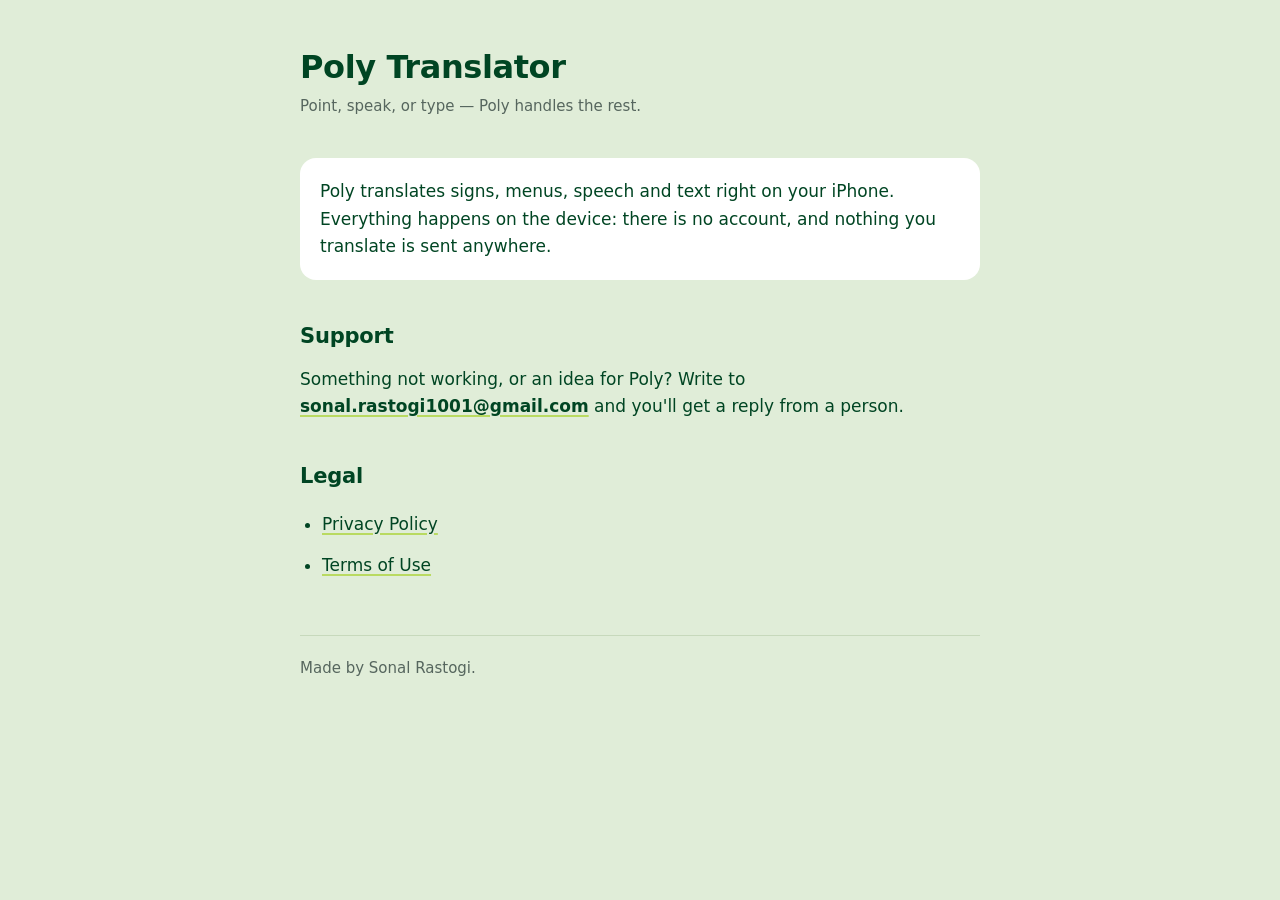
<file: index.html>
<!DOCTYPE html>
<html lang="en">
<head>
<meta charset="utf-8">
<meta name="viewport" content="width=device-width, initial-scale=1">
<title>Poly Translator</title>
<meta name="description" content="Poly translates signs, menus, speech and text right on your iPhone. No account, and nothing you translate leaves the device.">
<meta name="theme-color" content="#e0edd8">
<link rel="canonical" href="https://sonalrastogi08.github.io/poly-site/index.html">
<link rel="icon" type="image/png" href="favicon.png">
<link rel="apple-touch-icon" href="apple-touch-icon.png">
<meta property="og:type" content="website">
<meta property="og:site_name" content="Poly Translator">
<meta property="og:title" content="Poly Translator">
<meta property="og:description" content="Poly translates signs, menus, speech and text right on your iPhone. No account, and nothing you translate leaves the device.">
<meta property="og:url" content="https://sonalrastogi08.github.io/poly-site/index.html">
<meta property="og:image" content="https://sonalrastogi08.github.io/poly-site/social-preview.png">
<meta name="twitter:card" content="summary">
<link rel="stylesheet" href="style.css">
</head>
<body>
<main>
<header>
  <h1>Poly Translator</h1>
  <p class="updated">Point, speak, or type — Poly handles the rest.</p>
</header>

<p class="lede">Poly translates signs, menus, speech and text right on your iPhone.
Everything happens on the device: there is no account, and nothing you translate is sent
anywhere.</p>

<h2>Support</h2>
<p>Something not working, or an idea for Poly? Write to
<strong><a href="mailto:sonal.rastogi1001@gmail.com">sonal.rastogi1001@gmail.com</a></strong> and you'll get a reply from a person.</p>

<h2>Legal</h2>
<ul>
  <li><a href="privacy.html">Privacy Policy</a></li>
  <li><a href="terms.html">Terms of Use</a></li>
</ul>

<footer>
  <p>Made by Sonal Rastogi.</p>
</footer>
</main>
</body>
</html>
</file>
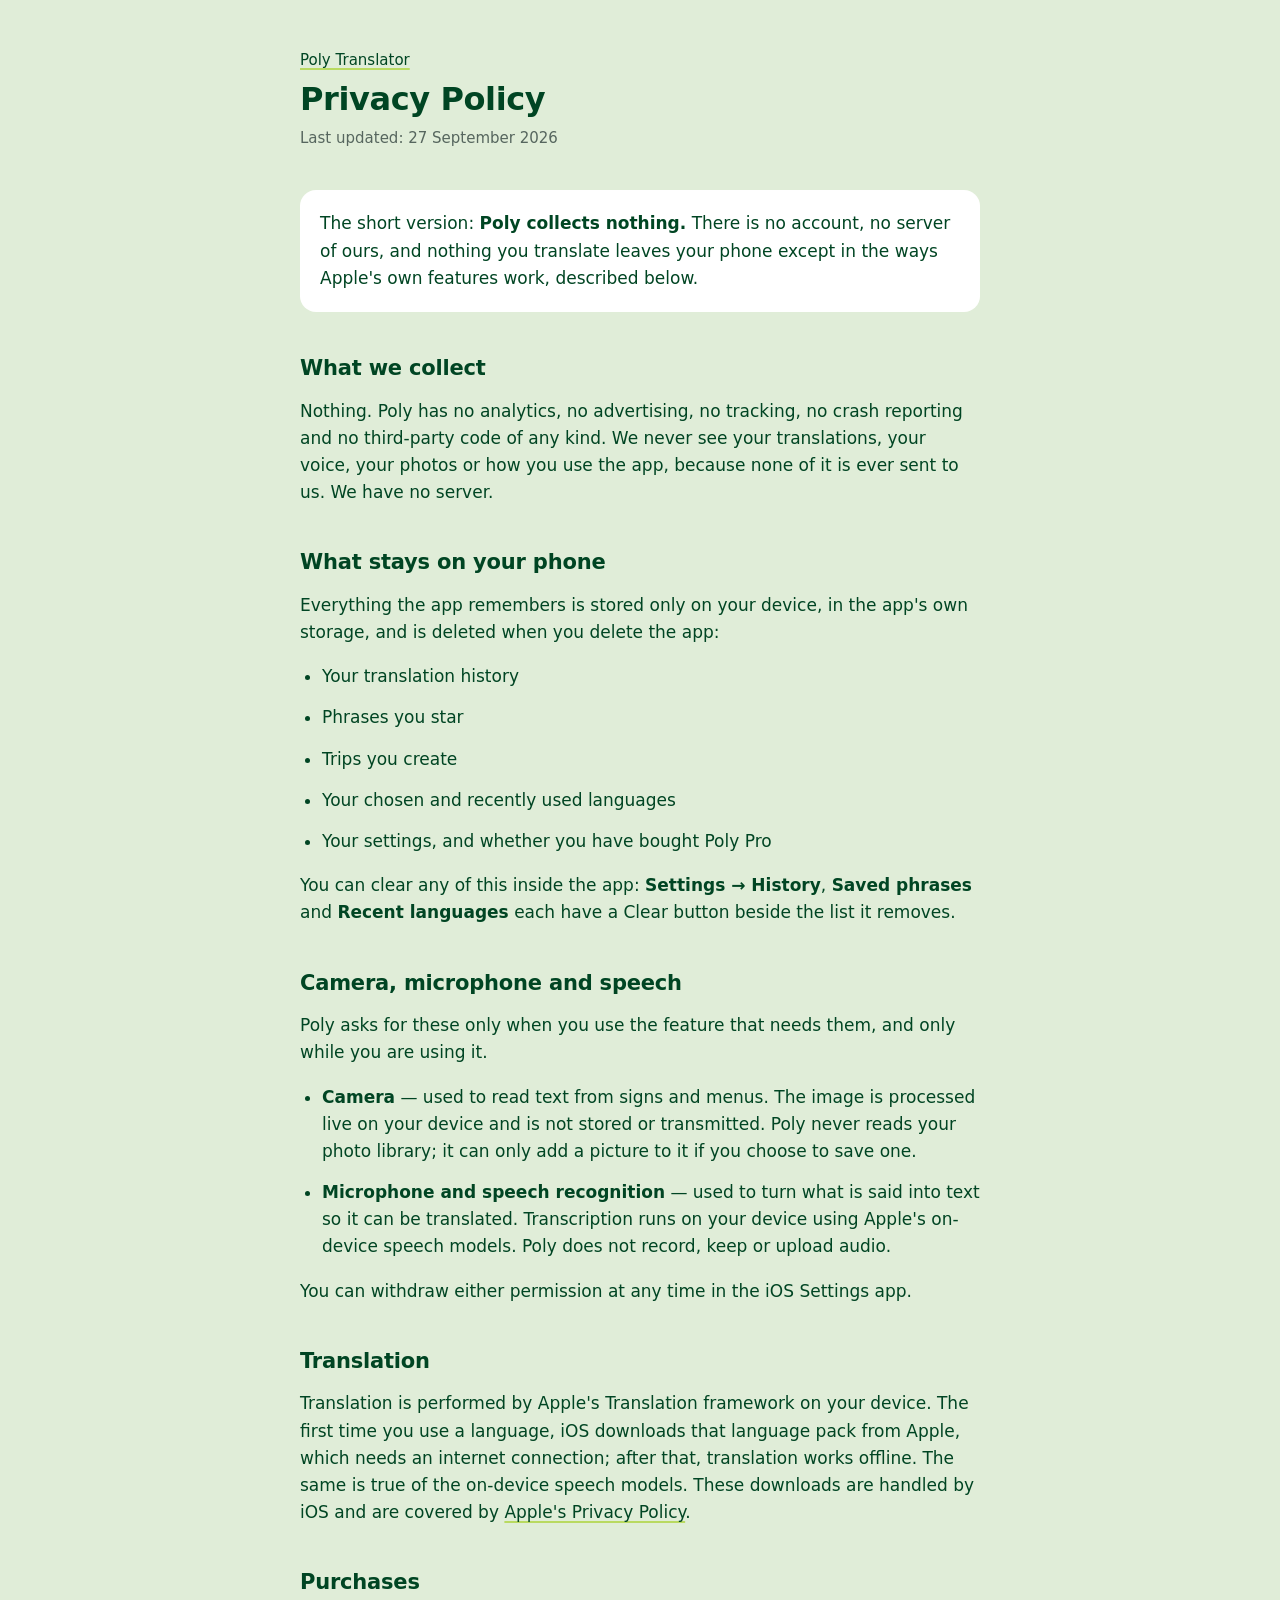
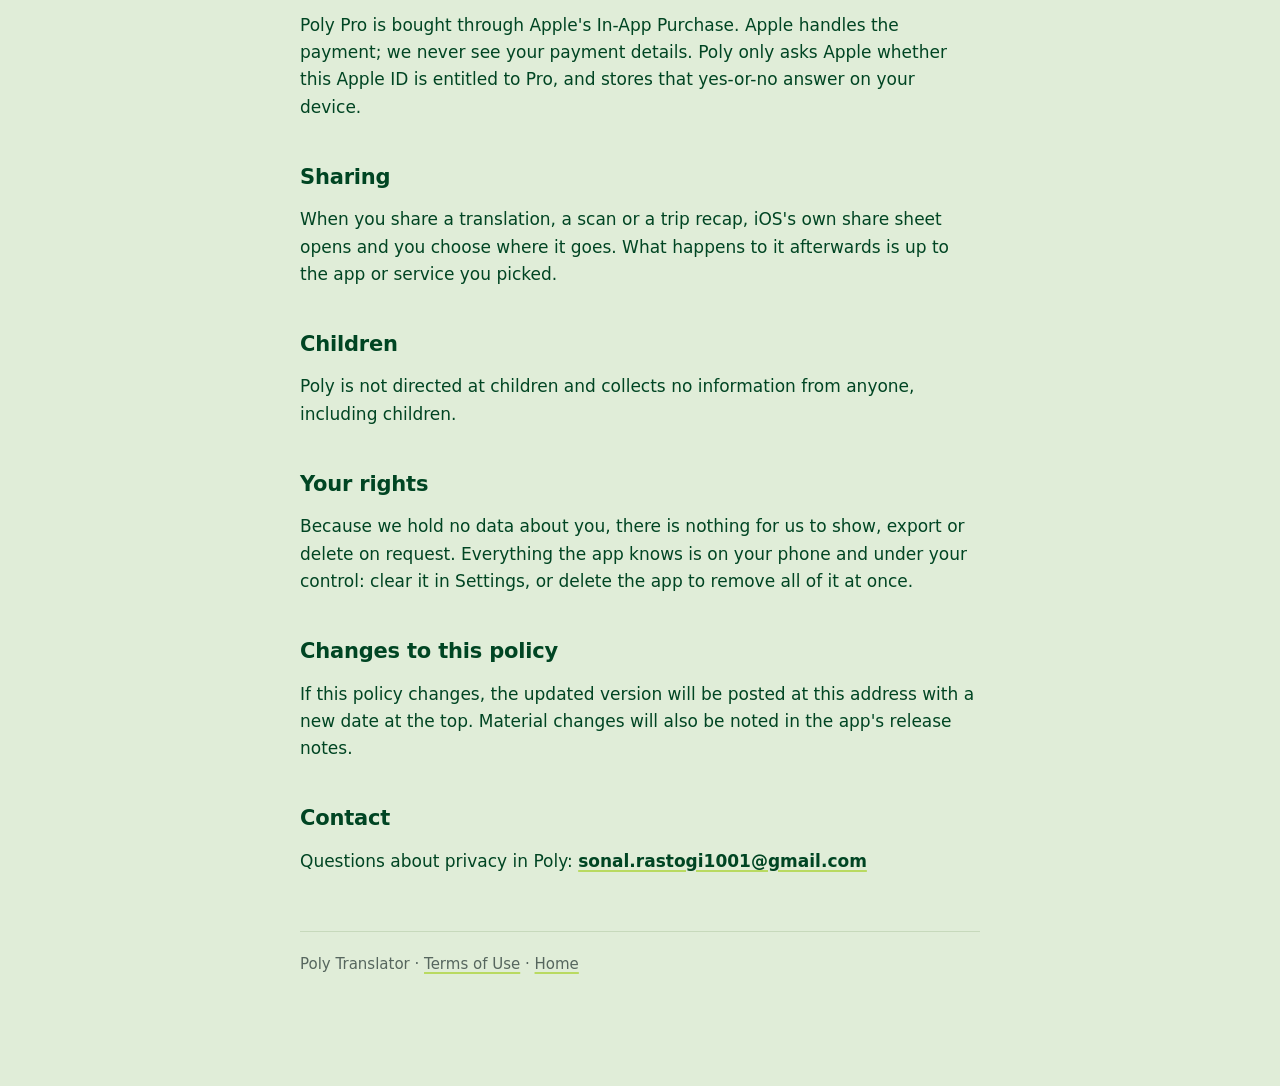
<file: privacy.html>
<!DOCTYPE html>
<html lang="en">
<head>
<meta charset="utf-8">
<meta name="viewport" content="width=device-width, initial-scale=1">
<title>Privacy Policy — Poly Translator</title>
<meta name="description" content="How Poly Translator handles your data: everything stays on your iPhone, with no account and no tracking.">
<meta name="theme-color" content="#e0edd8">
<link rel="canonical" href="https://sonalrastogi08.github.io/poly-site/privacy.html">
<link rel="icon" type="image/png" href="favicon.png">
<link rel="apple-touch-icon" href="apple-touch-icon.png">
<meta property="og:type" content="website">
<meta property="og:site_name" content="Poly Translator">
<meta property="og:title" content="Privacy Policy — Poly Translator">
<meta property="og:description" content="How Poly Translator handles your data: everything stays on your iPhone, with no account and no tracking.">
<meta property="og:url" content="https://sonalrastogi08.github.io/poly-site/privacy.html">
<meta property="og:image" content="https://sonalrastogi08.github.io/poly-site/social-preview.png">
<meta name="twitter:card" content="summary">
<link rel="stylesheet" href="style.css">
</head>
<body>
<main>
<header>
  <p class="eyebrow"><a href="index.html">Poly Translator</a></p>
  <h1>Privacy Policy</h1>
  <p class="updated">Last updated: 27 September 2026</p>
</header>

<p class="lede">The short version: <strong>Poly collects nothing.</strong> There is no
account, no server of ours, and nothing you translate leaves your phone except in the ways
Apple's own features work, described below.</p>

<h2>What we collect</h2>
<p>Nothing. Poly has no analytics, no advertising, no tracking, no crash reporting and no
third-party code of any kind. We never see your translations, your voice, your photos or
how you use the app, because none of it is ever sent to us. We have no server.</p>

<h2>What stays on your phone</h2>
<p>Everything the app remembers is stored only on your device, in the app's own storage,
and is deleted when you delete the app:</p>
<ul>
  <li>Your translation history</li>
  <li>Phrases you star</li>
  <li>Trips you create</li>
  <li>Your chosen and recently used languages</li>
  <li>Your settings, and whether you have bought Poly Pro</li>
</ul>
<p>You can clear any of this inside the app: <strong>Settings → History</strong>,
<strong>Saved phrases</strong> and <strong>Recent languages</strong> each have a Clear
button beside the list it removes.</p>

<h2>Camera, microphone and speech</h2>
<p>Poly asks for these only when you use the feature that needs them, and only while you
are using it.</p>
<ul>
  <li><strong>Camera</strong> — used to read text from signs and menus. The image is
  processed live on your device and is not stored or transmitted. Poly never reads your
  photo library; it can only add a picture to it if you choose to save one.</li>
  <li><strong>Microphone and speech recognition</strong> — used to turn what is said into
  text so it can be translated. Transcription runs on your device using Apple's on-device
  speech models. Poly does not record, keep or upload audio.</li>
</ul>
<p>You can withdraw either permission at any time in the iOS Settings app.</p>

<h2>Translation</h2>
<p>Translation is performed by Apple's Translation framework on your device. The first
time you use a language, iOS downloads that language pack from Apple, which needs an
internet connection; after that, translation works offline. The same is true of the
on-device speech models. These downloads are handled by iOS and are covered by
<a href="https://www.apple.com/legal/privacy/">Apple's Privacy Policy</a>.</p>

<h2>Purchases</h2>
<p>Poly Pro is bought through Apple's In-App Purchase. Apple handles the payment; we never
see your payment details. Poly only asks Apple whether this Apple ID is entitled to Pro,
and stores that yes-or-no answer on your device.</p>

<h2>Sharing</h2>
<p>When you share a translation, a scan or a trip recap, iOS's own share sheet opens and
you choose where it goes. What happens to it afterwards is up to the app or service you
picked.</p>

<h2>Children</h2>
<p>Poly is not directed at children and collects no information from anyone, including
children.</p>

<h2>Your rights</h2>
<p>Because we hold no data about you, there is nothing for us to show, export or delete on
request. Everything the app knows is on your phone and under your control: clear it in
Settings, or delete the app to remove all of it at once.</p>

<h2>Changes to this policy</h2>
<p>If this policy changes, the updated version will be posted at this address with a new
date at the top. Material changes will also be noted in the app's release notes.</p>

<h2>Contact</h2>
<p>Questions about privacy in Poly: <strong><a href="mailto:sonal.rastogi1001@gmail.com">sonal.rastogi1001@gmail.com</a></strong></p>

<footer>
  <p>Poly Translator · <a href="terms.html">Terms of Use</a> ·
  <a href="index.html">Home</a></p>
</footer>
</main>
</body>
</html>
</file>
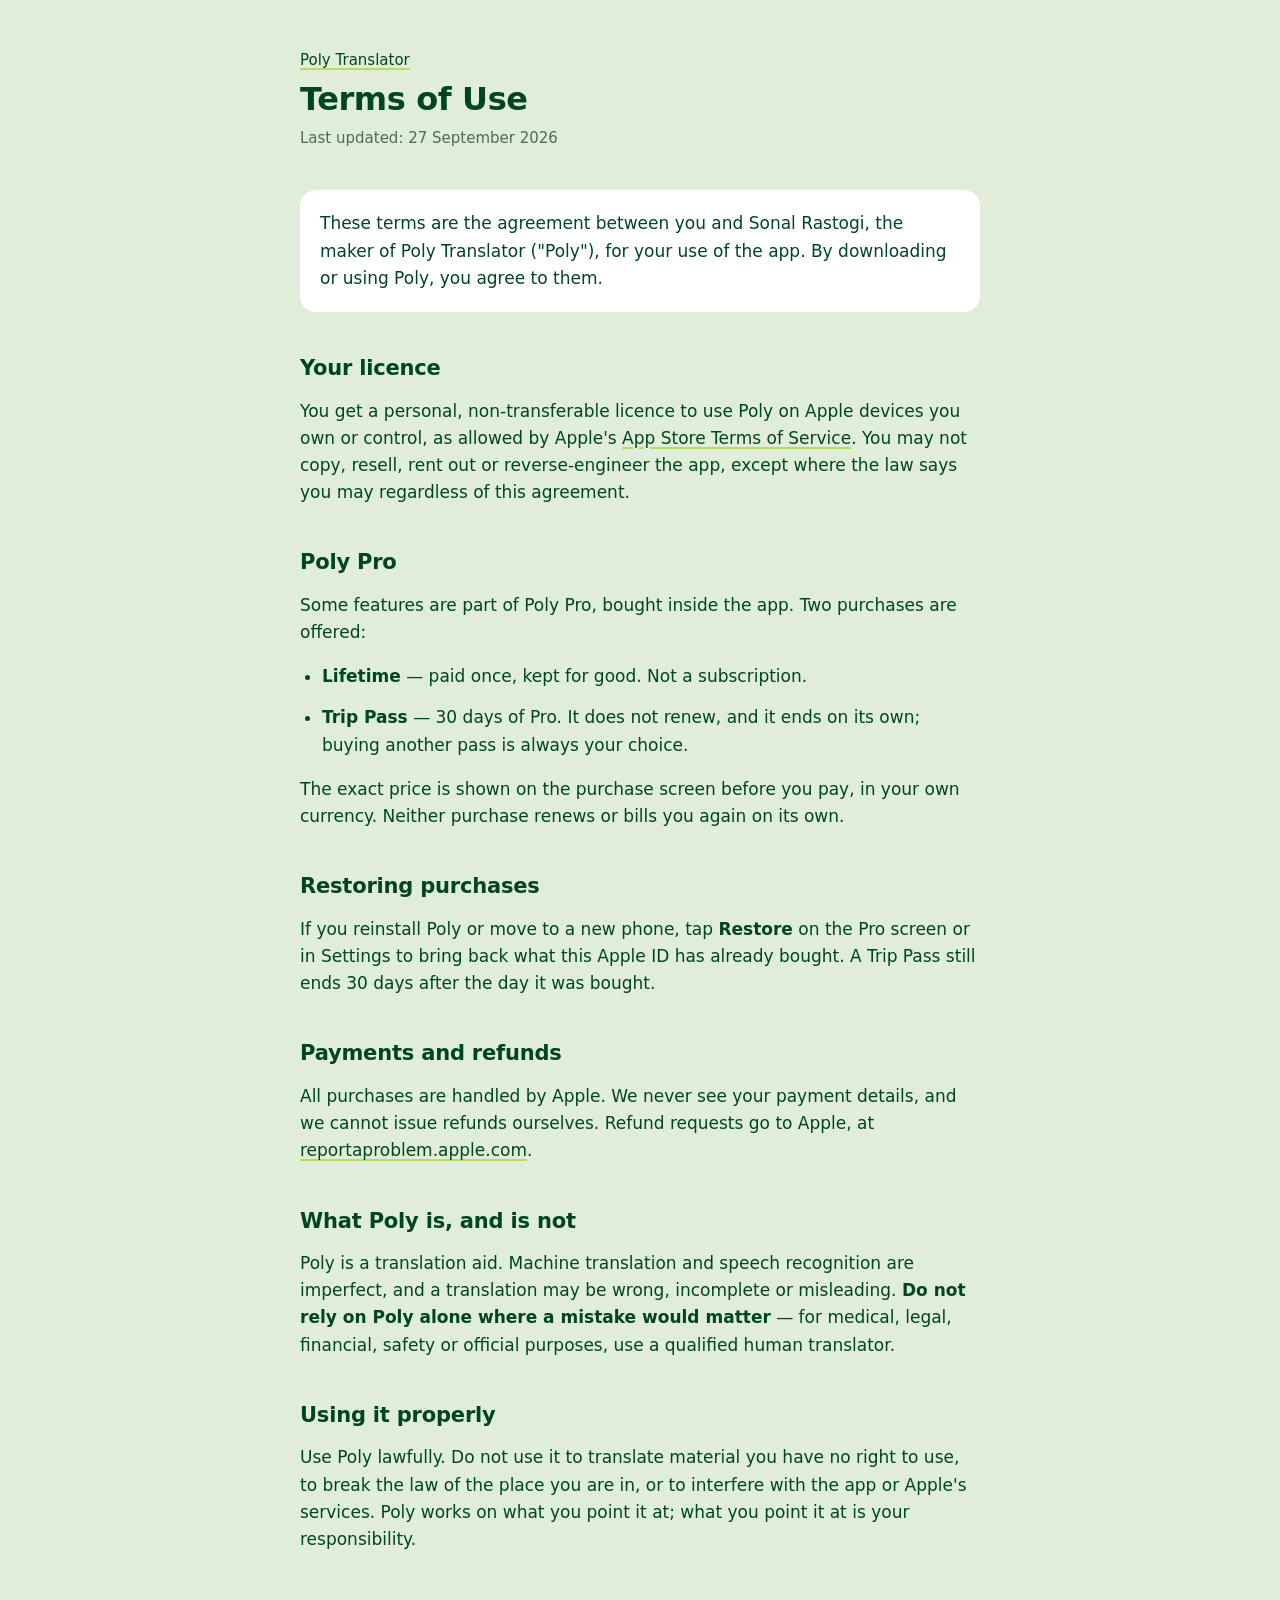
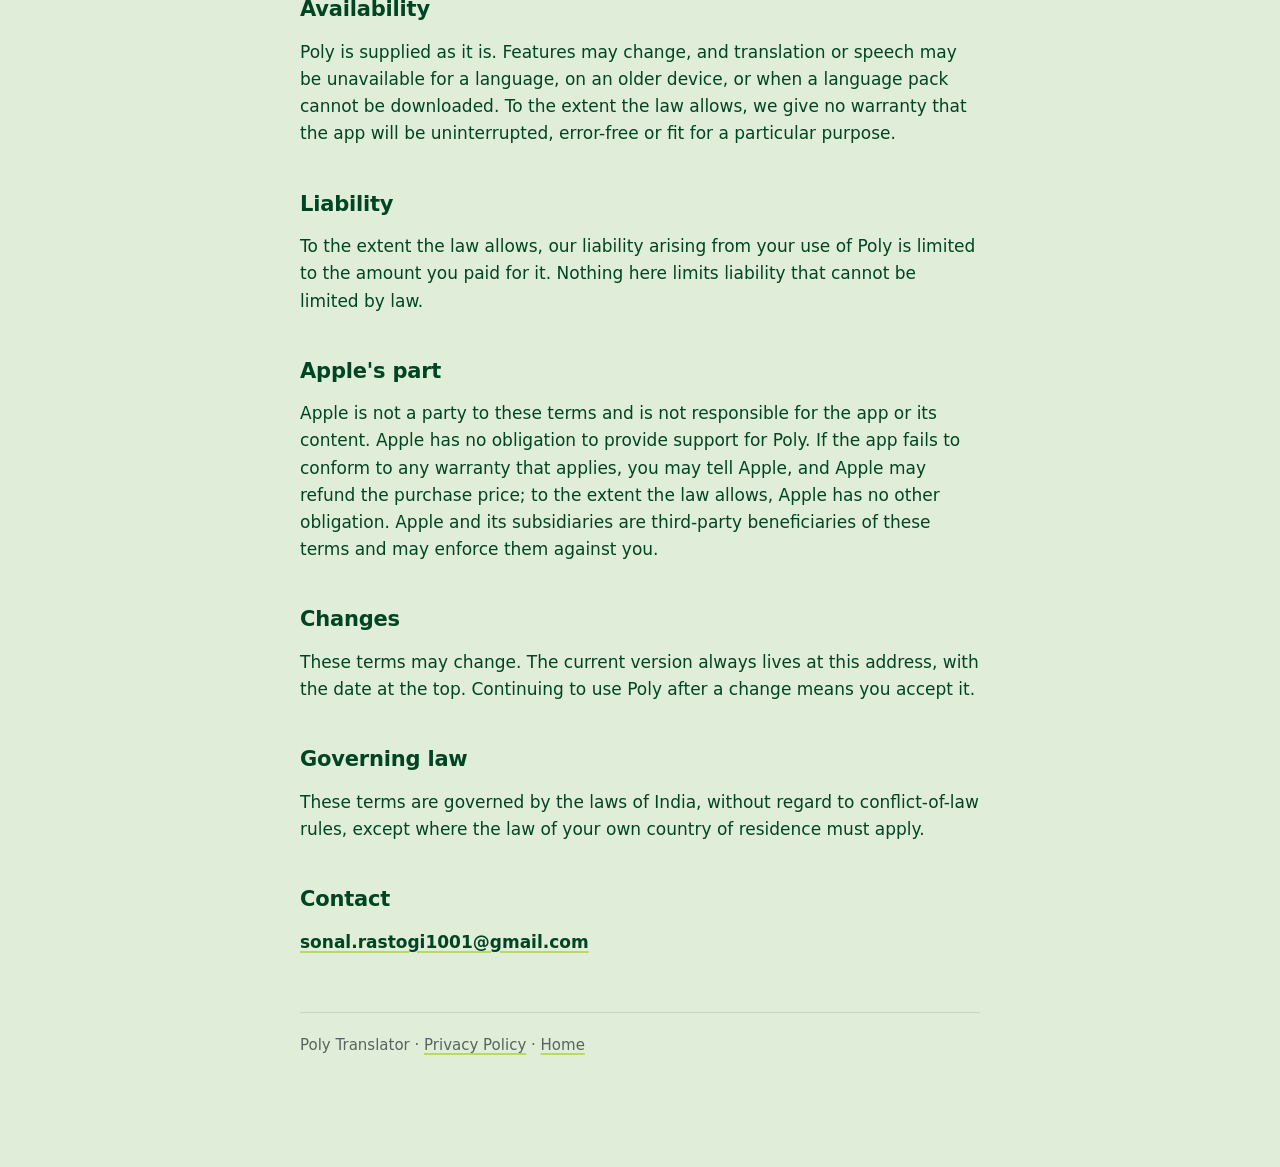
<file: terms.html>
<!DOCTYPE html>
<html lang="en">
<head>
<meta charset="utf-8">
<meta name="viewport" content="width=device-width, initial-scale=1">
<title>Terms of Use — Poly Translator</title>
<meta name="description" content="The terms for using Poly Translator and its Pro subscription.">
<meta name="theme-color" content="#e0edd8">
<link rel="canonical" href="https://sonalrastogi08.github.io/poly-site/terms.html">
<link rel="icon" type="image/png" href="favicon.png">
<link rel="apple-touch-icon" href="apple-touch-icon.png">
<meta property="og:type" content="website">
<meta property="og:site_name" content="Poly Translator">
<meta property="og:title" content="Terms of Use — Poly Translator">
<meta property="og:description" content="The terms for using Poly Translator and its Pro subscription.">
<meta property="og:url" content="https://sonalrastogi08.github.io/poly-site/terms.html">
<meta property="og:image" content="https://sonalrastogi08.github.io/poly-site/social-preview.png">
<meta name="twitter:card" content="summary">
<link rel="stylesheet" href="style.css">
</head>
<body>
<main>
<header>
  <p class="eyebrow"><a href="index.html">Poly Translator</a></p>
  <h1>Terms of Use</h1>
  <p class="updated">Last updated: 27 September 2026</p>
</header>

<p class="lede">These terms are the agreement between you and Sonal Rastogi, the
maker of Poly Translator ("Poly"), for your use of the app. By downloading or using Poly,
you agree to them.</p>

<h2>Your licence</h2>
<p>You get a personal, non-transferable licence to use Poly on Apple devices you own or
control, as allowed by Apple's
<a href="https://www.apple.com/legal/internet-services/itunes/">App Store Terms of
Service</a>. You may not copy, resell, rent out or reverse-engineer the app, except where
the law says you may regardless of this agreement.</p>

<h2>Poly Pro</h2>
<p>Some features are part of Poly Pro, bought inside the app. Two purchases are offered:</p>
<ul>
  <li><strong>Lifetime</strong> — paid once, kept for good. Not a subscription.</li>
  <li><strong>Trip Pass</strong> — 30 days of Pro. It does not renew, and it ends on its
  own; buying another pass is always your choice.</li>
</ul>
<p>The exact price is shown on the purchase screen before you pay, in your own currency.
Neither purchase renews or bills you again on its own.</p>

<h2>Restoring purchases</h2>
<p>If you reinstall Poly or move to a new phone, tap <strong>Restore</strong> on the Pro screen
or in Settings to bring back what this Apple ID has already bought. A Trip Pass still ends
30 days after the day it was bought.</p>

<h2>Payments and refunds</h2>
<p>All purchases are handled by Apple. We never see your payment details, and we cannot
issue refunds ourselves. Refund requests go to Apple, at
<a href="https://reportaproblem.apple.com">reportaproblem.apple.com</a>.</p>

<h2>What Poly is, and is not</h2>
<p>Poly is a translation aid. Machine translation and speech recognition are imperfect,
and a translation may be wrong, incomplete or misleading. <strong>Do not rely on Poly
alone where a mistake would matter</strong> — for medical, legal, financial, safety or
official purposes, use a qualified human translator.</p>

<h2>Using it properly</h2>
<p>Use Poly lawfully. Do not use it to translate material you have no right to use, to
break the law of the place you are in, or to interfere with the app or Apple's services.
Poly works on what you point it at; what you point it at is your responsibility.</p>

<h2>Availability</h2>
<p>Poly is supplied as it is. Features may change, and translation or speech may be
unavailable for a language, on an older device, or when a language pack cannot be
downloaded. To the extent the law allows, we give no warranty that the app will be
uninterrupted, error-free or fit for a particular purpose.</p>

<h2>Liability</h2>
<p>To the extent the law allows, our liability arising from your use of Poly is limited to
the amount you paid for it. Nothing here limits liability that cannot be limited by law.</p>

<h2>Apple's part</h2>
<p>Apple is not a party to these terms and is not responsible for the app or its content.
Apple has no obligation to provide support for Poly. If the app fails to conform to any
warranty that applies, you may tell Apple, and Apple may refund the purchase price; to the
extent the law allows, Apple has no other obligation. Apple and its subsidiaries are
third-party beneficiaries of these terms and may enforce them against you.</p>

<h2>Changes</h2>
<p>These terms may change. The current version always lives at this address, with the date
at the top. Continuing to use Poly after a change means you accept it.</p>

<h2>Governing law</h2>
<p>These terms are governed by the laws of India, without regard to conflict-of-law rules,
except where the law of your own country of residence must apply.</p>

<h2>Contact</h2>
<p><strong><a href="mailto:sonal.rastogi1001@gmail.com">sonal.rastogi1001@gmail.com</a></strong></p>

<footer>
  <p>Poly Translator · <a href="privacy.html">Privacy Policy</a> ·
  <a href="index.html">Home</a></p>
</footer>
</main>
</body>
</html>
</file>
<file: style.css>
/* Poly's own colours, so the legal pages don't look like someone else's site. */
:root {
  --ink: #004523;
  --paper: #e0edd8;
  --accent: #b9da61;
  --muted: #56665e;
}

* { box-sizing: border-box; }

body {
  margin: 0;
  padding: 48px 16px 96px;
  background: var(--paper);
  color: var(--ink);
  font: 17px/1.6 -apple-system, BlinkMacSystemFont, "Segoe UI", system-ui, sans-serif;
  -webkit-text-size-adjust: 100%;
}

main {
  max-width: 680px;
  margin: 0 auto;
}

header {
  margin-bottom: 40px;
}

.eyebrow {
  margin: 0 0 8px;
  font-size: 15px;
  color: var(--muted);
}

h1 {
  margin: 0 0 8px;
  font-size: 32px;
  line-height: 1.2;
  letter-spacing: -0.4px;
}

h2 {
  margin: 40px 0 12px;
  font-size: 21px;
  letter-spacing: -0.2px;
}

.updated {
  margin: 0;
  font-size: 15px;
  color: var(--muted);
}

p, li { margin: 0 0 14px; }

ul { padding-left: 22px; }

a {
  color: var(--ink);
  text-decoration-color: var(--accent);
  text-decoration-thickness: 2px;
  text-underline-offset: 3px;
}

strong { font-weight: 600; }

.lede {
  padding: 20px;
  border-radius: 16px;
  background: #fff;
}

footer {
  margin-top: 56px;
  padding-top: 20px;
  border-top: 1px solid #c7d9bc;
  font-size: 15px;
  color: var(--muted);
}

footer a { color: var(--muted); }
</file>
